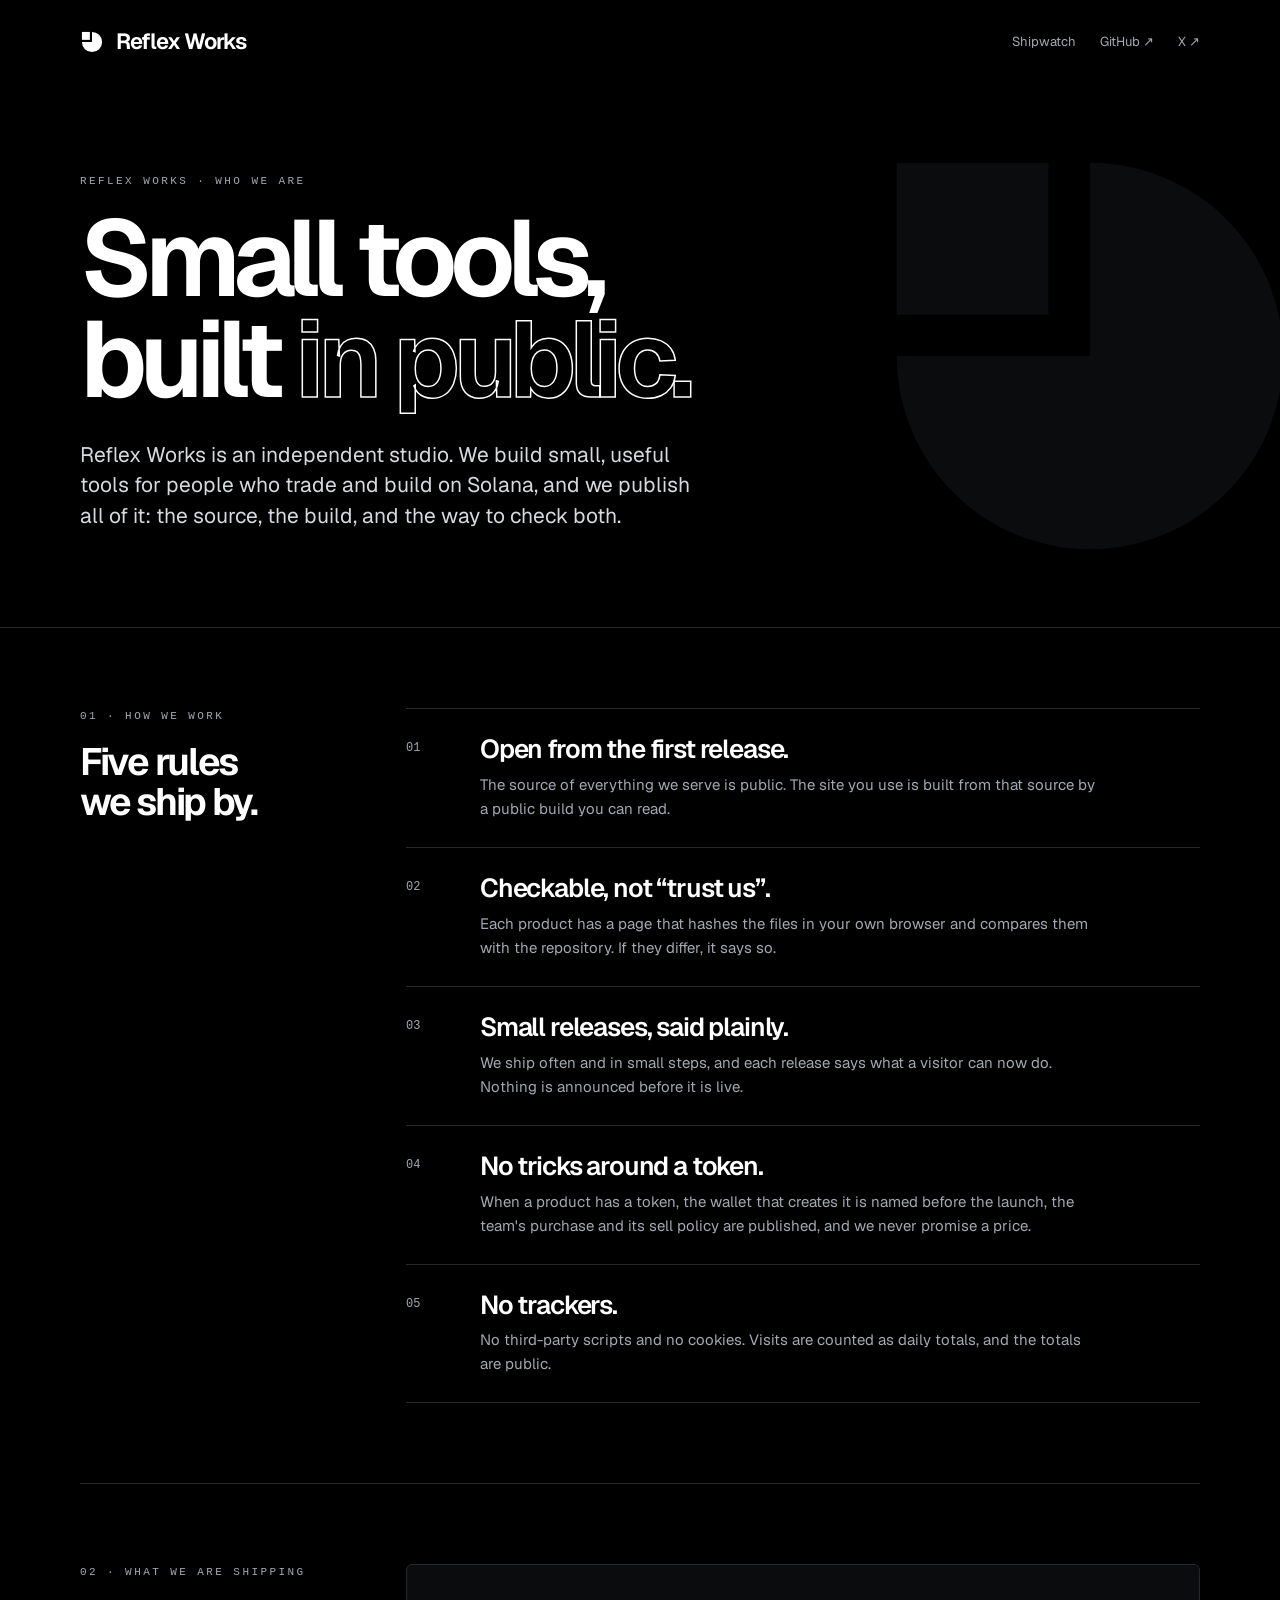
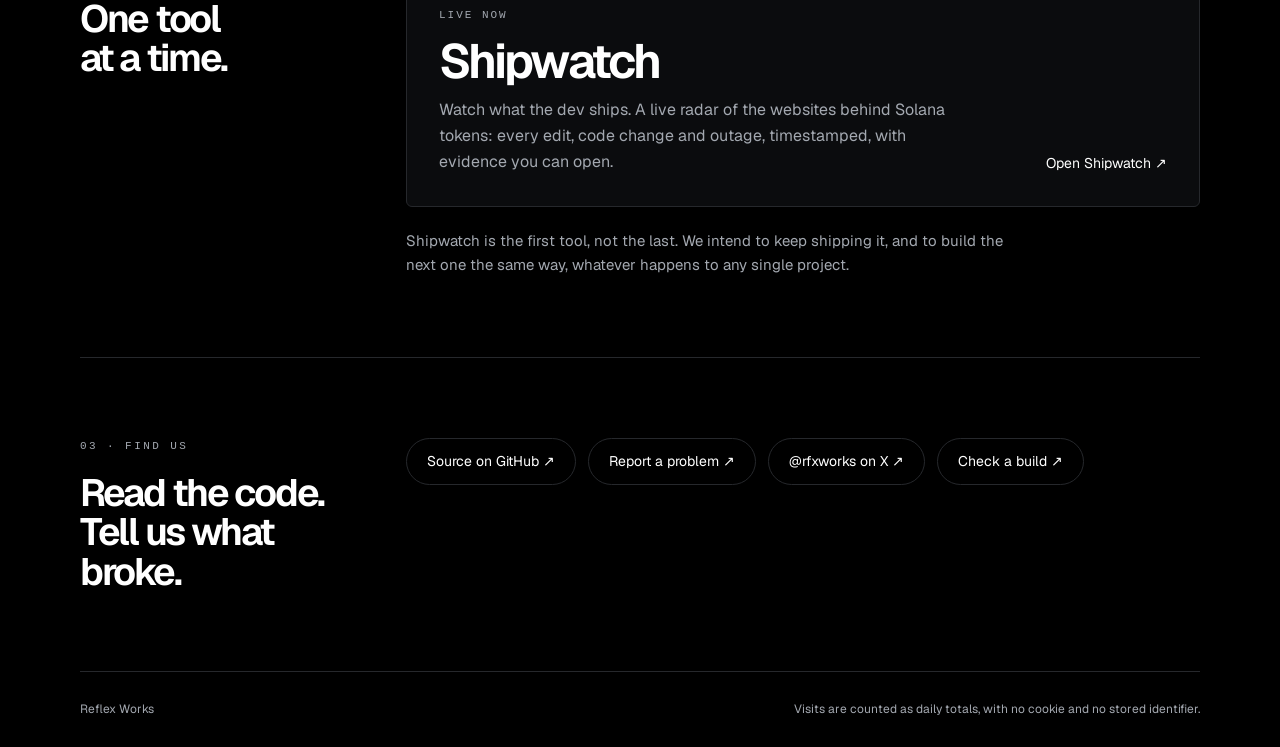
<file: site/about.html>
<!doctype html>
<html lang="en">
<head>
  <meta charset="utf-8">
  <meta name="viewport" content="width=device-width,initial-scale=1">
  <meta name="theme-color" content="#000000">
  <meta name="description" content="Reflex Works is an independent studio that builds small tools in public. Every release is open source and checkable against what is served.">
  <meta property="og:title" content="Reflex Works — Small tools, built in public">
  <meta property="og:description" content="An independent studio. Every release is open source and checkable against what we serve.">
  <meta property="og:url" content="https://shipwatch.bwltd.kr/about.html">
  <title>Reflex Works — Small tools, built in public</title>
  <link rel="icon" href="./favicon.png">
  <link rel="stylesheet" href="./about.css">
  <script type="module" src="./motion.js"></script>
  <script type="module" src="./visit.js"></script>
</head>
<body>
  <div class="progress" aria-hidden="true"></div>
  <header class="header" id="top">
    <div class="wrap header-in">
      <a href="./about.html" class="lockup"><svg viewBox="0 0 100 100" aria-hidden="true"><path d="M50 50 L50 8 A42 42 0 1 1 8 50 Z" fill="currentColor"/><rect x="8" y="8" width="33" height="33" fill="currentColor"/></svg>Reflex Works</a>
      <nav aria-label="Main"><a href="./">Shipwatch</a><a href="https://github.com/rfxworks">GitHub ↗</a><a href="https://x.com/rfxworks">X ↗</a></nav>
    </div>
  </header>
  <main>
    <section class="intro">
      <svg class="intro-mark" viewBox="0 0 100 100" aria-hidden="true"><path d="M50 50 L50 8 A42 42 0 1 1 8 50 Z" fill="currentColor"/><rect x="8" y="8" width="33" height="33" fill="currentColor"/></svg>
      <div class="wrap">
        <p class="eyebrow">Reflex Works · who we are</p>
        <h1>Small tools,<br>built <span>in public.</span></h1>
        <p class="intro-lede">Reflex Works is an independent studio. We build small, useful tools for people who trade and build on Solana, and we publish all of it: the source, the build, and the way to check both.</p>
      </div>
    </section>

    <section class="block wrap">
      <div class="block-label reveal"><p class="eyebrow">01 · How we work</p><h2>Five rules<br>we ship by.</h2></div>
      <div class="block-body reveal">
        <ol class="rules">
          <li><h3>Open from the first release.</h3><p>The source of everything we serve is public. The site you use is built from that source by a public build you can read.</p></li>
          <li><h3>Checkable, not “trust us”.</h3><p>Each product has a page that hashes the files in your own browser and compares them with the repository. If they differ, it says so.</p></li>
          <li><h3>Small releases, said plainly.</h3><p>We ship often and in small steps, and each release says what a visitor can now do. Nothing is announced before it is live.</p></li>
          <li><h3>No tricks around a token.</h3><p>When a product has a token, the wallet that creates it is named before the launch, the team's purchase and its sell policy are published, and we never promise a price.</p></li>
          <li><h3>No trackers.</h3><p>No third-party scripts and no cookies. Visits are counted as daily totals, and the totals are public.</p></li>
        </ol>
      </div>
    </section>

    <section class="block wrap">
      <div class="block-label reveal"><p class="eyebrow">02 · What we are shipping</p><h2>One tool<br>at a time.</h2></div>
      <div class="block-body reveal">
        <a class="work" href="./">
          <div><p class="work-tag">Live now</p><h3>Shipwatch</h3><p>Watch what the dev ships. A live radar of the websites behind Solana tokens: every edit, code change and outage, timestamped, with evidence you can open.</p></div>
          <span class="work-go">Open Shipwatch ↗</span>
        </a>
        <p class="after">Shipwatch is the first tool, not the last. We intend to keep shipping it, and to build the next one the same way, whatever happens to any single project.</p>
      </div>
    </section>

    <section class="block wrap">
      <div class="block-label reveal"><p class="eyebrow">03 · Find us</p><h2>Read the code.<br>Tell us what broke.</h2></div>
      <div class="block-body reveal">
        <p class="contact"><a href="https://github.com/rfxworks/shipwatch">Source on GitHub ↗</a><a href="https://github.com/rfxworks/shipwatch/issues">Report a problem ↗</a><a href="https://x.com/rfxworks">@rfxworks on X ↗</a><a href="./verify.html">Check a build ↗</a></p>
      </div>
    </section>
  </main>
  <footer class="wrap footer"><span>Reflex Works</span><span>Visits are counted as daily totals, with no cookie and no stored identifier.</span></footer>
</body>
</html>
</file>
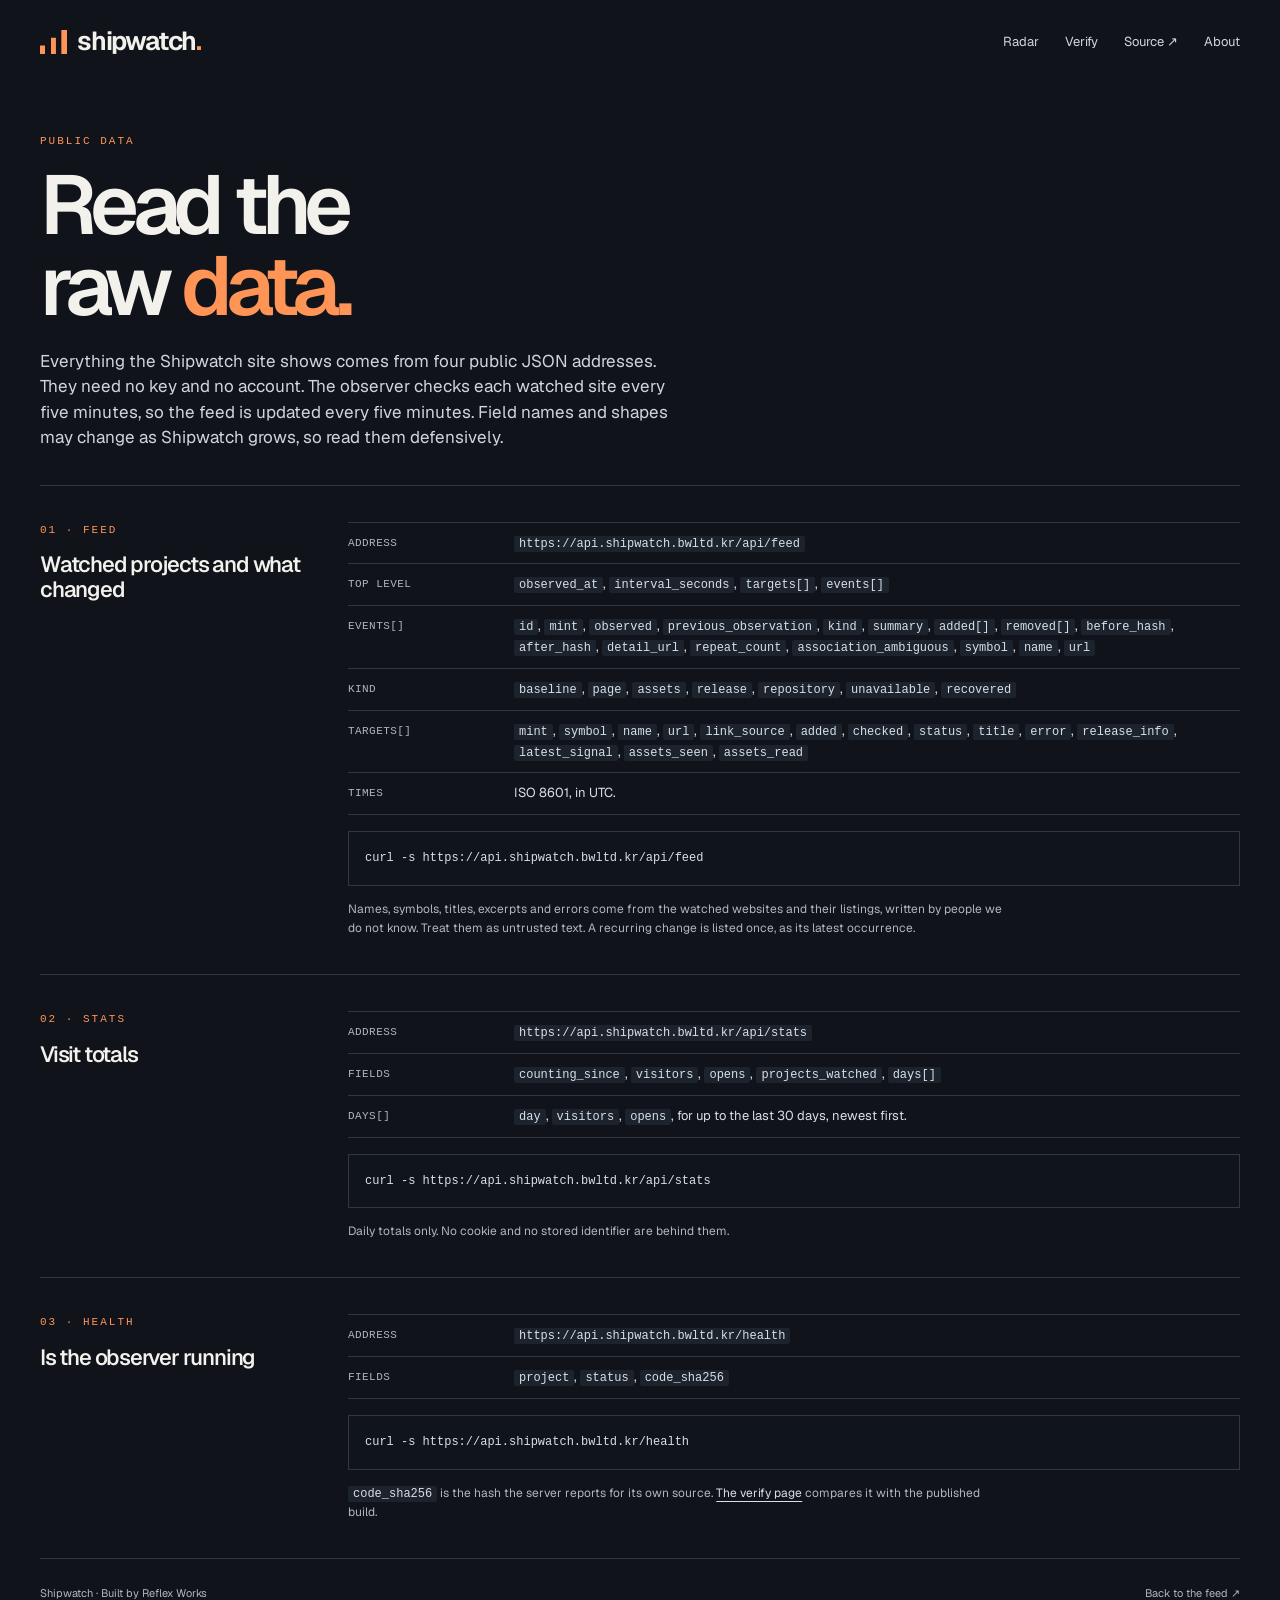
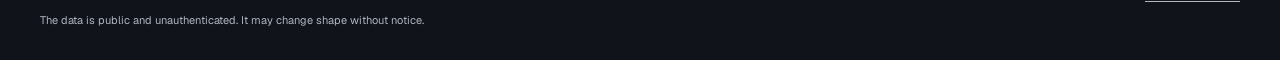
<file: site/api.html>
<!doctype html>
<html lang="en">
<head>
  <meta charset="utf-8">
  <meta name="viewport" content="width=device-width,initial-scale=1">
  <meta name="theme-color" content="#101319">
  <meta name="description" content="The public JSON behind Shipwatch: the change feed, visit totals and observer health. No key needed.">
  <meta property="og:title" content="Shipwatch data API">
  <meta property="og:description" content="The change feed, visit totals and observer health, as public JSON.">
  <meta property="og:url" content="https://shipwatch.bwltd.kr/api.html">
  <meta property="og:image" content="https://shipwatch.bwltd.kr/social.png">
  <meta name="twitter:card" content="summary_large_image">
  <title>Shipwatch data API</title>
  <link rel="icon" href="./favicon.png">
  <link rel="stylesheet" href="./style.css">
  <script type="module" src="./motion.js"></script>
</head>
<body>
  <header class="header" id="top">
    <div class="wrap header-in">
      <a href="./" class="brand"><span class="brand-mark" aria-hidden="true"></span>shipwatch<span class="brand-period">.</span></a>
      <nav aria-label="Main"><a href="./">Radar</a><a href="./verify.html">Verify</a><a href="https://github.com/rfxworks/shipwatch">Source ↗</a><a href="./about.html">About</a></nav>
    </div>
  </header>
  <main class="wrap verify api">
    <section class="verify-hero">
      <p class="eyebrow">PUBLIC DATA</p>
      <h1>Read the<br>raw <span>data.</span></h1>
      <p class="verify-lede">Everything the Shipwatch site shows comes from four public JSON addresses. They need no key and no account. The observer checks each watched site every five minutes, so the feed is updated every five minutes. Field names and shapes may change as Shipwatch grows, so read them defensively.</p>
    </section>

    <section class="verify-block" id="feed" aria-labelledby="feed-heading">
      <div class="verify-label"><p class="eyebrow">01 · FEED</p><h2 id="feed-heading">Watched projects and what changed</h2></div>
      <div class="verify-body">
        <dl class="facts">
          <div><dt>Address</dt><dd><code>https://api.shipwatch.bwltd.kr/api/feed</code></dd></div>
          <div><dt>Top level</dt><dd><code>observed_at</code>, <code>interval_seconds</code>, <code>targets[]</code>, <code>events[]</code></dd></div>
          <div><dt>events[]</dt><dd><code>id</code>, <code>mint</code>, <code>observed</code>, <code>previous_observation</code>, <code>kind</code>, <code>summary</code>, <code>added[]</code>, <code>removed[]</code>, <code>before_hash</code>, <code>after_hash</code>, <code>detail_url</code>, <code>repeat_count</code>, <code>association_ambiguous</code>, <code>symbol</code>, <code>name</code>, <code>url</code></dd></div>
          <div><dt>kind</dt><dd><code>baseline</code>, <code>page</code>, <code>assets</code>, <code>release</code>, <code>repository</code>, <code>unavailable</code>, <code>recovered</code></dd></div>
          <div><dt>targets[]</dt><dd><code>mint</code>, <code>symbol</code>, <code>name</code>, <code>url</code>, <code>link_source</code>, <code>added</code>, <code>checked</code>, <code>status</code>, <code>title</code>, <code>error</code>, <code>release_info</code>, <code>latest_signal</code>, <code>assets_seen</code>, <code>assets_read</code></dd></div>
          <div><dt>Times</dt><dd>ISO 8601, in UTC.</dd></div>
        </dl>
        <pre class="commands" tabindex="0">curl -s https://api.shipwatch.bwltd.kr/api/feed</pre>
        <p class="verify-note">Names, symbols, titles, excerpts and errors come from the watched websites and their listings, written by people we do not know. Treat them as untrusted text. A recurring change is listed once, as its latest occurrence.</p>
      </div>
    </section>

    <section class="verify-block" id="stats" aria-labelledby="stats-heading">
      <div class="verify-label"><p class="eyebrow">02 · STATS</p><h2 id="stats-heading">Visit totals</h2></div>
      <div class="verify-body">
        <dl class="facts">
          <div><dt>Address</dt><dd><code>https://api.shipwatch.bwltd.kr/api/stats</code></dd></div>
          <div><dt>Fields</dt><dd><code>counting_since</code>, <code>visitors</code>, <code>opens</code>, <code>projects_watched</code>, <code>days[]</code></dd></div>
          <div><dt>days[]</dt><dd><code>day</code>, <code>visitors</code>, <code>opens</code>, for up to the last 30 days, newest first.</dd></div>
        </dl>
        <pre class="commands" tabindex="0">curl -s https://api.shipwatch.bwltd.kr/api/stats</pre>
        <p class="verify-note">Daily totals only. No cookie and no stored identifier are behind them.</p>
      </div>
    </section>

    <section class="verify-block" id="health" aria-labelledby="health-heading">
      <div class="verify-label"><p class="eyebrow">03 · HEALTH</p><h2 id="health-heading">Is the observer running</h2></div>
      <div class="verify-body">
        <dl class="facts">
          <div><dt>Address</dt><dd><code>https://api.shipwatch.bwltd.kr/health</code></dd></div>
          <div><dt>Fields</dt><dd><code>project</code>, <code>status</code>, <code>code_sha256</code></dd></div>
        </dl>
        <pre class="commands" tabindex="0">curl -s https://api.shipwatch.bwltd.kr/health</pre>
        <p class="verify-note"><code>code_sha256</code> is the hash the server reports for its own source. <a href="./verify.html">The verify page</a> compares it with the published build.</p>
      </div>
    </section>

  </main>
  <footer class="wrap footer"><span>Shipwatch · Built by Reflex Works</span><a href="./">Back to the feed ↗</a><span>The data is public and unauthenticated. It may change shape without notice.</span></footer>
</body>
</html>
</file>
<file: site/about.css>
/* Reflex Works: the studio's own look. Black and white, one mark, no accent
   colour. Products the studio builds keep their own themes. */
@font-face{font-family:Geist;src:url('./geist.woff2') format('woff2');font-weight:400 700;font-display:swap}
:root{color-scheme:dark;--bg:#000;--ink:#fff;--soft:#a3a8b0;--line:#26282c;--panel:#0b0c0e;--mono:'Courier New',monospace}
*{box-sizing:border-box}
html{scroll-behavior:smooth}
body{margin:0;background:var(--bg);color:var(--ink);font:16px/1.6 Geist,Arial,sans-serif}
h1,h2,h3,p{margin:0}
a{color:inherit;text-underline-offset:4px}
:focus-visible{outline:2px solid var(--ink);outline-offset:4px}
.wrap{width:min(1120px,calc(100% - 80px));margin-inline:auto}
.progress{position:fixed;inset:0 0 auto 0;height:2px;background:var(--ink);transform-origin:0 50%;transform:scaleX(0);z-index:30;pointer-events:none}
@supports (animation-timeline:scroll()){.progress{animation:progress linear both;animation-timeline:scroll(root)}}
@keyframes progress{to{transform:scaleX(1)}}
.header{position:sticky;top:0;z-index:20;border-bottom:1px solid transparent;transition:background-color .25s,border-color .25s}
.header-in{height:84px;display:flex;align-items:center;justify-content:space-between;gap:16px;transition:height .25s}
.header.scrolled{background:rgba(0,0,0,.82);-webkit-backdrop-filter:blur(14px);backdrop-filter:blur(14px);border-bottom-color:var(--line)}
.header.scrolled .header-in{height:60px}
.lockup{display:flex;align-items:center;gap:12px;text-decoration:none;font-size:22px;font-weight:650;letter-spacing:-.045em;white-space:nowrap}
.lockup svg{width:24px;height:24px;flex-shrink:0}
nav{display:flex;gap:24px;font-size:13px;color:var(--soft)}
nav a{text-decoration:none}
nav a:hover{color:var(--ink)}
.eyebrow{font:11px/1.5 var(--mono);letter-spacing:.22em;text-transform:uppercase;color:var(--soft);margin-bottom:18px}
.intro{padding-block:88px 96px;border-bottom:1px solid var(--line);position:relative;overflow:hidden}
.intro h1{font-size:clamp(52px,8.4vw,124px);line-height:.94;letter-spacing:-.07em;font-weight:650}
.intro h1 span{color:var(--bg);-webkit-text-stroke:1.5px var(--ink)}
.intro-lede{margin-top:30px;max-width:620px;font-size:clamp(17px,1.7vw,21px);line-height:1.45;color:#d6d9de}
.intro-mark{position:absolute;right:-40px;top:50%;width:min(44vw,460px);transform:translateY(-50%);color:var(--panel);pointer-events:none}
.intro>*:not(.intro-mark){position:relative}
.block{display:grid;grid-template-columns:270px minmax(0,1fr);gap:56px;padding-block:80px;border-bottom:1px solid var(--line)}
.block-label{position:sticky;top:92px;align-self:start;min-width:0}
.block-label h2{font-size:clamp(28px,3vw,38px);letter-spacing:-.06em;line-height:1.04;font-weight:650}
.block-body{min-width:0}
.rules{list-style:none;margin:0;padding:0;counter-reset:rule;border-top:1px solid var(--line)}
.rules li{counter-increment:rule;display:grid;grid-template-columns:54px minmax(0,1fr);gap:8px 20px;padding:26px 0;border-bottom:1px solid var(--line)}
.rules li::before{content:"0" counter(rule);font:12px/2.3 var(--mono);color:var(--soft)}
.rules h3{font-size:clamp(20px,2.2vw,26px);letter-spacing:-.045em;font-weight:600;line-height:1.15}
.rules p{grid-column:2;color:var(--soft);font-size:15px;max-width:620px}
.work{display:grid;grid-template-columns:minmax(0,1fr) auto;gap:20px 40px;align-items:end;border:1px solid var(--line);border-radius:6px;background:var(--panel);padding:32px;text-decoration:none;transition:border-color .2s,transform .2s}
.work:hover{border-color:#5a5d63;transform:translateY(-2px)}
.work h3{font-size:clamp(30px,4vw,48px);letter-spacing:-.06em;font-weight:650;line-height:1}
.work p{margin-top:12px;color:var(--soft);max-width:520px}
.work-tag{font:11px var(--mono);letter-spacing:.18em;text-transform:uppercase;color:var(--soft);margin-bottom:16px}
.work-go{font-size:14px;white-space:nowrap}
.after{margin-top:22px;color:var(--soft);font-size:15px;max-width:620px}
.contact{display:flex;flex-wrap:wrap;gap:12px}
.contact a{display:inline-flex;align-items:center;border:1px solid var(--line);border-radius:999px;padding:11px 20px;font-size:14px;text-decoration:none;transition:background-color .2s,color .2s,border-color .2s}
.contact a:hover{background:var(--ink);color:var(--bg);border-color:var(--ink)}
.footer{display:flex;flex-wrap:wrap;justify-content:space-between;gap:12px;padding-block:28px;font-size:12px;color:var(--soft)}
.js .reveal{opacity:0;transform:translateY(22px);transition:opacity .7s cubic-bezier(.2,.7,.2,1),transform .7s cubic-bezier(.2,.7,.2,1)}
.js .reveal.in{opacity:1;transform:none}
@media(max-width:950px){.block{grid-template-columns:minmax(0,1fr);gap:24px;padding-block:52px}.block-label{position:static}.work{grid-template-columns:minmax(0,1fr)}}
@media(max-width:680px){.wrap{width:calc(100% - 32px)}.header-in{height:62px}.header.scrolled .header-in{height:54px}.lockup{font-size:19px}nav{gap:14px;font-size:12px}.intro{padding-block:52px 60px}.intro-mark{display:none}.rules li{grid-template-columns:34px minmax(0,1fr)}.work{padding:22px}}
@media(prefers-reduced-motion:reduce){html{scroll-behavior:auto}.js .reveal{opacity:1;transform:none;transition:none}.progress{display:none}.work:hover{transform:none}}
</file>
<file: site/style.css>
@font-face{font-family:Geist;src:url('./geist.woff2') format('woff2');font-weight:400 700;font-display:swap}
:root{color-scheme:dark;--bg:#101319;--panel:#171c23;--line:#303741;--soft:#aeb6c1;--ink:#f2f1ec;--orange:#ff9457;--green:#b5e97b;--red:#ff8a85;--mono:'Courier New',monospace}
*{box-sizing:border-box}
html{scroll-behavior:smooth}
body{margin:0;background:var(--bg);color:var(--ink);font:15px/1.6 Geist,Arial,sans-serif}
button,input{font:inherit}
button,a,input{touch-action:manipulation}
a{color:inherit;text-underline-offset:4px}
button{cursor:pointer}
:focus-visible{outline:2px solid var(--orange);outline-offset:4px}
[hidden]{display:none!important}
.wrap{width:min(1200px,calc(100% - 80px));margin-inline:auto}
.header{height:84px;display:flex;align-items:center;justify-content:space-between;border-bottom:1px solid var(--line)}
.brand{display:flex;align-items:center;text-decoration:none;font-size:26px;font-weight:650;letter-spacing:-1.2px}
.brand-period{color:var(--orange)}
.brand-mark{height:24px;width:27px;margin-right:10px;background:linear-gradient(90deg,var(--orange) 0 19%,transparent 19% 39%,var(--orange) 39% 59%,transparent 59% 79%,var(--orange) 79%);clip-path:polygon(0 65%,19% 65%,19% 100%,39% 100%,39% 32%,59% 32%,59% 100%,79% 100%,79% 0,100% 0,100% 100%,0 100%)}
nav{display:flex;gap:26px;color:#d0d5dd;font-size:13px}
nav a{text-decoration:none}
nav a:hover{text-decoration:underline}
.hero{display:grid;grid-template-columns:1.1fr 1fr;gap:50px;align-items:center;padding-block:40px 30px}
.eyebrow{font:11px/1.5 var(--mono);letter-spacing:2px;color:var(--orange);margin:0 0 14px}
h1,h2,h3,p{margin:0}
h1{font-size:clamp(55px,6.5vw,94px);letter-spacing:-.075em;line-height:.98;font-weight:600}
h1 span{color:var(--orange)}
.hero-copy{min-width:0}
.hero-lede{margin-top:22px;max-width:520px;color:#d0d5dd;font-size:17px;line-height:1.5}
.hero-maker{margin-top:14px;font-size:13px;color:var(--soft)}
.radar{position:relative;justify-self:end;width:min(100%,430px);min-width:0}
.radar::before{content:"";position:absolute;inset:0;background:radial-gradient(closest-side,rgba(255,148,87,.20),transparent 100%);pointer-events:none}
.radar canvas{position:relative;display:block;width:100%;aspect-ratio:1;touch-action:manipulation}
.radar-readout{position:relative;margin-top:8px;min-height:3.2em;font:11px/1.6 var(--mono);color:var(--soft);text-align:center;overflow-wrap:anywhere}
.watch-form{background:var(--panel);padding:22px;border:1px solid #4b4741;border-top:2px solid var(--orange)}
.watch-form>label{display:block;font-size:13px;margin-bottom:8px;font-weight:600}
.watch-input{display:flex;border:1px solid #4e5863;border-radius:3px;overflow:hidden}
.watch-input:focus-within{outline:2px solid var(--orange);outline-offset:2px}
.watch-input input{width:100%;min-width:0;border:0;outline:0;padding:14px;background:#10151b;color:var(--ink);font:14px var(--mono)}
.watch-input input::placeholder{color:#a0a8b3}
.watch-input button{white-space:nowrap;background:var(--orange);color:#20160f;font-size:14px;font-weight:650;border:0;padding:12px 24px}
.watch-input button:hover{background:#ffab7b}
button:disabled{cursor:default;opacity:.65}
.form-foot{display:flex;justify-content:space-between;gap:16px;margin-top:10px;font-size:11px;color:var(--soft)}
#form-status{color:var(--orange);text-align:right;max-width:55%}
#form-status.error{color:var(--red)}
.workspace{display:grid;grid-template-columns:minmax(0,1fr) 315px;gap:32px;margin-top:38px}
.section-top{display:flex;align-items:center;justify-content:space-between;gap:16px;padding-bottom:16px}
h2{font-size:24px;letter-spacing:-.055em;line-height:1.12;font-weight:550}
.connection{display:flex;align-items:center;gap:7px;color:var(--soft);font:10px var(--mono);text-align:right}
#connection-dot{width:6px;height:6px;border-radius:100%;background:#7f8791;flex-shrink:0}
#connection-dot.online{background:var(--green)}
.filters{display:flex;gap:5px;border-bottom:1px solid var(--line);padding-bottom:12px;overflow:auto}
.filters button{border:1px solid transparent;background:none;color:var(--soft);padding:5px 10px;border-radius:3px;font-size:12px;white-space:nowrap}
.filters button[aria-pressed=true]{color:var(--ink);background:#232a33;border-color:#3c4551}
.filter-count{margin-left:6px;font:10px var(--mono);color:var(--soft)}
.filter-count:empty{display:none}
.events{list-style:none;padding:0;margin:0}
.event{border-bottom:1px solid var(--line);padding:20px 0}
.event:target{outline:1px solid var(--orange);outline-offset:7px}
.event-top{display:flex;align-items:center;justify-content:space-between;gap:12px;font:11px var(--mono);color:var(--soft)}
.event-kind{color:var(--orange);display:flex;align-items:center;gap:7px}
.event-kind::before{content:"";display:inline-block;width:6px;height:6px;background:currentColor}
.event-repeat{color:var(--soft);border-left:1px solid var(--line);padding-left:7px;font-size:9px;letter-spacing:.04em}
.event-association{color:#ffd08f;border-left:1px solid var(--line);padding-left:7px;font-size:9px;letter-spacing:.04em}
.event-new{color:var(--bg);background:var(--orange);padding:0 5px;font-size:9px;font-weight:700;letter-spacing:.04em}
.event[data-kind=baseline] .event-kind{color:#a8b2be}
.event[data-kind=recovered] .event-kind{color:var(--green)}
.event[data-kind=unavailable] .event-kind{color:var(--red)}
.event h3{font-size:20px;font-weight:550;letter-spacing:-.045em;margin-top:8px;overflow-wrap:anywhere}
.event h3 strong{color:var(--orange);font-size:13px;font-family:var(--mono);font-weight:400;margin-right:8px}
.event-summary{font-size:14px;color:#d1d6dd;margin-top:4px}
.event details{margin-top:13px;font-size:12px}
.event summary{cursor:pointer;color:#d5dce4;list-style:none}
.event summary::after{content:" +";color:var(--orange)}
.event details[open] summary::after{content:" −"}
.evidence{margin-top:10px;background:#191f27;border:1px solid var(--line);padding:14px;color:var(--soft)}
.evidence p+p{margin-top:6px}
.evidence-id{font:10px var(--mono);letter-spacing:.08em;color:var(--orange)}
.recurring-note{border-left:2px solid var(--orange);padding-left:9px;color:#d6dbe2}
.association-note{border-left:2px solid #ffd08f;padding-left:9px;color:#f0d7b4}
.evidence .added{color:var(--green)}
.evidence .removed{color:var(--red)}
.evidence p{overflow-wrap:anywhere}
.evidence a{color:#d9dfe6}
.hash{font-family:var(--mono);font-size:10px}
.event-links{display:flex;flex-wrap:wrap;gap:14px;margin-top:12px;color:#bdc5d0;font-size:11px}
.event-links button{padding:0;border:0;background:none;color:inherit;text-decoration:underline;font-size:inherit}
.empty{font-size:14px;color:var(--soft);padding:27px 0;min-height:70px}
.refresh{width:100%;display:flex;justify-content:space-between;border:1px solid var(--line);background:transparent;color:#d3d9e0;border-radius:3px;padding:10px 13px;margin-top:17px;font-size:12px}
.refresh:hover{background:#1c232c}
.watchlist{min-width:0;border-left:1px solid var(--line);padding-left:25px;scroll-margin-top:20px}
#watch-count{font:11px var(--mono);color:var(--soft)}
.watchlist-note{font-size:12px;color:var(--soft);margin-bottom:14px}
#targets{list-style:none;padding:0;margin:0}
.watch-search{display:block;width:100%;min-width:0;margin-bottom:12px;padding:7px 9px;background:#10151b;border:1px solid #4e5863;border-radius:3px;color:var(--ink);font:12px var(--mono)}
.watch-search::placeholder{color:#a0a8b3}
.target{border-top:1px solid var(--line);padding-block:15px;overflow-wrap:anywhere}
.target-heading{display:flex;justify-content:space-between;align-items:start;gap:10px}
.target h3{font-size:14px;font-weight:550}
.target-status{color:var(--green);font:10px var(--mono);padding-top:4px}
.target-status.unavailable{color:var(--red)}
.target-status.pending{color:#c4ced9}
.target-site{display:inline-block;font-size:12px;color:var(--soft);margin-top:5px;max-width:100%;overflow:hidden;text-overflow:ellipsis;white-space:nowrap}
.target-links{display:flex;flex-wrap:wrap;gap:4px 12px;margin-top:4px;font-size:11px;color:#bdc5d0;min-width:0;overflow-wrap:anywhere}
.target-check{font:10px var(--mono);color:var(--soft);margin-top:7px}
.target-signal{display:block;margin-top:9px;color:var(--orange);font:10px var(--mono)}
.target-unchanged{margin-top:9px;font:10px var(--mono);color:var(--soft);min-width:0;overflow-wrap:anywhere}
.target-reason{font-size:12px;color:var(--ink);margin-top:8px;min-width:0;overflow-wrap:anywhere}
.target-error{font-size:11px;color:#e4a29d;margin-top:6px}
.target:target{outline:1px solid var(--orange);outline-offset:7px}
.target-only{display:block;margin-top:9px;padding:0;border:0;background:none;color:#bdc5d0;font-size:11px;text-decoration:underline;text-align:left}
.target-only[aria-pressed=true]{color:var(--orange)}
.project-filter{display:flex;justify-content:space-between;align-items:center;gap:12px;padding:10px 12px;margin-top:12px;background:#191f27;border:1px solid var(--line);border-left:2px solid var(--orange);font-size:13px;overflow-wrap:anywhere}
.project-filter button{flex-shrink:0;padding:0;border:0;background:none;color:#d5dce4;font-size:12px;text-decoration:underline}
.coverage{display:grid;grid-template-columns:1fr 1.2fr;gap:70px;padding:45px 0;border-block:1px solid var(--line);margin-top:52px}
.coverage h2{font-size:35px;letter-spacing:-.06em}
.coverage>div>p:not(.eyebrow){color:var(--soft);font-size:13px}
.coverage>div>p+p{margin-top:12px}
.footer{display:flex;flex-wrap:wrap;justify-content:space-between;align-items:baseline;gap:10px 40px;padding-block:26px 30px;font-size:11px;color:var(--soft)}
.footer>span:last-child{width:100%}
.footer-note{flex:1 1 340px;max-width:540px}
.footer-links{display:flex;flex-wrap:wrap;gap:8px 24px}
@media(max-width:950px){.workspace{grid-template-columns:minmax(0,1fr) 260px;gap:24px}.hero{gap:25px}.watchlist{padding-left:20px}}
@media(max-width:680px){
 .wrap{width:calc(100% - 32px)}.header{height:65px}.brand{font-size:22px}.brand-mark{width:22px;height:21px}nav{gap:13px;font-size:11px}
 .hero{grid-template-columns:1fr;gap:18px;padding-block:30px 22px}h1{font-size:66px}.hero-lede{font-size:15px;margin-top:16px}.radar{justify-self:center;width:min(100%,340px)}
 .watch-form{padding:14px}.watch-input input{font-size:12px;padding:12px 9px}.watch-input button{padding:12px;font-size:12px}.form-foot{flex-direction:column;gap:5px}.form-foot>span:last-child{max-width:100%;text-align:left}.workspace{grid-template-columns:minmax(0,1fr);gap:30px;margin-top:29px}.feed{min-width:0}
 .watchlist{border-left:0;border-top:1px solid var(--line);padding:23px 0 0}.coverage{grid-template-columns:1fr;gap:24px;padding-block:31px;margin-top:35px}.coverage h2{font-size:32px}.event h3{font-size:19px}.connection{font-size:9px}
}
@media(max-width:360px){h1{font-size:59px}.filters button{padding-inline:7px}nav{gap:9px}}
@media(prefers-reduced-motion:reduce){html{scroll-behavior:auto}}
.verify-hero{padding-block:48px 34px;border-bottom:1px solid var(--line)}
.verify-lede{max-width:640px;margin-top:22px;color:#d0d5dd;font-size:17px;line-height:1.5}
.verify-block{display:grid;grid-template-columns:260px minmax(0,1fr);gap:48px;padding-block:36px;border-bottom:1px solid var(--line)}
.verify-label h2{font-size:22px}
.verify-body{min-width:0}
.verify-note{margin-top:14px;font-size:12px;color:var(--soft);max-width:660px}
.verify-note a{color:#d9dfe6}
code{font:12px var(--mono);color:#d9dfe6;background:#1c232c;padding:1px 5px;border-radius:2px}
.token-card{background:var(--panel);border:1px solid #4b4741;border-top:2px solid var(--orange);padding:22px;font-size:14px;color:#d1d6dd}
.token-card p+p{margin-top:8px}
.token-tag{font:11px var(--mono);letter-spacing:2px;color:var(--orange)}
.token-card[data-state=live]{border-top-color:var(--green)}
.token-card[data-state=live] .token-tag{color:var(--green)}
.token-headline{font-size:24px;letter-spacing:-.045em;color:var(--ink);font-weight:550;line-height:1.2}
.token-mint{font:15px var(--mono);color:var(--ink);overflow-wrap:anywhere;background:#10151b;border:1px solid #4e5863;border-radius:3px;padding:12px}
.token-links{display:flex;flex-wrap:wrap;gap:16px;font-size:12px;align-items:center}
.token-links button{background:var(--orange);color:#20160f;border:0;border-radius:3px;padding:8px 14px;font-size:12px;font-weight:650}
.token-card .facts{margin-block:14px}
.token-strip{margin-top:26px;scroll-margin-top:20px}
.token-strip .token-card{display:grid;grid-template-columns:minmax(0,.8fr) minmax(0,1.3fr);gap:32px;align-items:start}
.token-strip .token-card[data-state=loading],.token-strip .token-card[data-state=unknown]{display:block}
.token-strip .token-headline{margin-top:10px;font-size:28px}
.token-when{font:11px var(--mono);color:var(--soft)}
.token-mint a{text-decoration:none}
.token-mint a:hover{text-decoration:underline}
.token-detail p+p{margin-top:10px}
@media(max-width:820px){.token-strip .token-card{grid-template-columns:1fr;gap:16px}.token-strip .token-headline{font-size:24px}.token-strip .token-mint{font-size:13px;padding:10px}}
.facts{margin:0;border-top:1px solid var(--line)}
.facts>div{display:grid;grid-template-columns:150px minmax(0,1fr);gap:16px;padding:10px 0;border-bottom:1px solid var(--line);font-size:13px}
.facts dt{color:var(--soft);font:11px/1.9 var(--mono);letter-spacing:.04em;text-transform:uppercase}
.facts dd{margin:0;overflow-wrap:anywhere;color:#d9dfe6}
.facts .hash{font-size:11px}
.verify-result{font-size:15px;padding:12px 14px;border:1px solid var(--line);border-left:3px solid #7f8791;background:#171c23;color:#d1d6dd;margin-bottom:16px}
.verify-result.ok{border-left-color:var(--green);color:var(--ink)}
.verify-result.warn{border-left-color:#ffd08f}
.verify-result.bad{border-left-color:var(--red);color:var(--ink)}
.hash-table{width:100%;border-collapse:collapse;font-size:12px}
.hash-table th{text-align:left;font:10px var(--mono);letter-spacing:.08em;text-transform:uppercase;color:var(--soft);font-weight:400;padding:0 12px 8px 0;border-bottom:1px solid var(--line)}
.hash-table td{padding:8px 12px 8px 0;border-bottom:1px solid var(--line);vertical-align:top;overflow-wrap:anywhere}
.hash-table td:last-child{white-space:nowrap;font:11px var(--mono)}
.hash-table .ok{color:var(--green)}
.hash-table .bad{color:var(--red)}
.hash-table .pending{color:var(--soft)}
.commands{margin:0;background:#10151b;border:1px solid var(--line);padding:16px;overflow-x:auto;font:12px/1.7 var(--mono);color:#d9dfe6;white-space:pre}
.api .facts+.commands{margin-top:16px}
@media(max-width:820px){.verify-block{grid-template-columns:1fr;gap:16px;padding-block:28px}.verify-lede{font-size:15px}.facts>div{grid-template-columns:1fr;gap:2px}.hash-table td:nth-child(2),.hash-table th:nth-child(2){display:none}}

/* ---- The page as a sequence of blocks ------------------------------------
   Each section is one idea: a label that stays in view on the left while its
   content scrolls on the right. Lists open short and grow on request. Motion
   is added by motion.js and switched off for reduced-motion visitors. */
.progress{position:fixed;inset:0 0 auto 0;height:2px;background:var(--orange);transform-origin:0 50%;transform:scaleX(0);z-index:30;pointer-events:none}
@supports (animation-timeline:scroll()){.progress{animation:progress linear both;animation-timeline:scroll(root)}}
@keyframes progress{to{transform:scaleX(1)}}
.header{position:sticky;top:0;z-index:20;height:auto;display:block;border-bottom:1px solid transparent;transition:background-color .25s,border-color .25s}
.header-in{height:84px;display:flex;align-items:center;justify-content:space-between;gap:16px;transition:height .25s}
.header.scrolled{background:rgba(16,19,25,.84);-webkit-backdrop-filter:blur(14px);backdrop-filter:blur(14px);border-bottom-color:var(--line)}
.header.scrolled .header-in{height:60px}
nav a[aria-current=true]{color:var(--orange)}
main>section,#watchlist{scroll-margin-top:76px}
.js .reveal{opacity:0;transform:translateY(22px);transition:opacity .7s cubic-bezier(.2,.7,.2,1),transform .7s cubic-bezier(.2,.7,.2,1)}
.js .reveal.in{opacity:1;transform:none}
.js .block-body.reveal,.js .cards.reveal{transition-delay:.08s}
.band{border-block:1px solid var(--line);background:linear-gradient(180deg,rgba(255,148,87,.06),transparent)}
.stats{display:grid;grid-template-columns:repeat(4,minmax(0,1fr));margin-block:0;padding-block:30px}
.stats>div{padding-inline:26px;border-left:1px solid var(--line);min-width:0}
.stats>div:first-child{padding-left:0;border-left:0}
.stats dd{margin:0;font-size:clamp(34px,4.4vw,58px);font-weight:600;letter-spacing:-.06em;line-height:1;font-variant-numeric:tabular-nums}
.stats dt{margin-top:10px;font:11px/1.5 var(--mono);letter-spacing:.06em;text-transform:uppercase;color:var(--soft)}
.block{display:grid;grid-template-columns:270px minmax(0,1fr);gap:56px;padding-block:72px;border-bottom:1px solid var(--line)}
.block-label{position:sticky;top:92px;align-self:start;min-width:0}
.block-label h2{font-size:clamp(28px,3vw,38px);letter-spacing:-.06em;line-height:1.04;font-weight:600}
.block-lede{margin-top:14px;font-size:14px;color:var(--soft);max-width:300px}
.block-count{margin-top:16px;font:11px var(--mono);color:var(--soft)}
.block-label .connection{margin-top:16px;justify-content:flex-start;text-align:left}
.block-body{min-width:0}
.token-strip{margin-top:0}
.steps{list-style:none;display:grid;grid-template-columns:repeat(3,minmax(0,1fr));gap:14px;margin:16px 0 0;padding:0;counter-reset:step}
.steps li{counter-increment:step;min-width:0;padding:16px;border:1px solid var(--line);border-radius:4px;background:rgba(23,28,35,.6);font-size:13px;color:var(--soft)}
.steps li::before{content:"0" counter(step);display:block;font:11px var(--mono);color:var(--orange);margin-bottom:10px}
.steps b{display:block;color:var(--ink);font-size:16px;font-weight:600;letter-spacing:-.03em;margin-bottom:2px}
.filters{border-bottom:0;padding-bottom:0}
.events{display:grid;grid-template-columns:repeat(2,minmax(0,1fr));gap:14px;margin-top:16px}
.event{min-width:0;border:1px solid var(--line);border-radius:4px;background:var(--panel);padding:18px;transition:border-color .2s,transform .2s}
.event:hover{border-color:#4b5563;transform:translateY(-2px)}
.event:has(details[open]){grid-column:1/-1}
.event:target{outline:1px solid var(--orange);outline-offset:3px}
.event-top,.event-kind{flex-wrap:wrap}
.event h3{font-size:18px}
.event-links{gap:6px 12px}
.more-row{display:flex;gap:12px;margin-top:16px}
.more{flex:1;min-width:0;border:1px solid var(--orange);border-radius:3px;background:rgba(255,148,87,.08);color:var(--ink);padding:11px 14px;font-size:13px;font-weight:600}
.more:hover{background:rgba(255,148,87,.16)}
.refresh{width:auto;flex:0 0 auto;margin-top:0;gap:10px}
.watchlist{border:0;padding:0}
.watch-search{max-width:340px;margin-bottom:16px;padding:10px 12px;font-size:13px}
.watchlist-sort{flex-wrap:wrap;min-width:0;overflow:visible;margin-bottom:12px}
#targets{display:grid;grid-template-columns:repeat(auto-fill,minmax(232px,1fr));gap:14px}
#more-targets{display:block;width:100%;margin-top:16px}
.target{display:flex;flex-direction:column;min-width:0;border:1px solid var(--line);border-radius:4px;background:var(--panel);padding:16px;overflow-wrap:normal;transition:border-color .2s,transform .2s}
.target:hover{border-color:#4b5563;transform:translateY(-2px)}
.target:target{outline-offset:3px}
/* A name of any length is cut cleanly on one line; the full name is kept as its tooltip. */
.target-heading{display:grid;grid-template-columns:minmax(0,1fr) auto;gap:10px;align-items:start}
.target h3{min-width:0;font-size:15px;line-height:1.25}
.target-symbol{display:block;font:12px var(--mono);font-weight:400;color:var(--orange);white-space:nowrap;overflow:hidden;text-overflow:ellipsis}
.target-name{display:block;margin-top:3px;white-space:nowrap;overflow:hidden;text-overflow:ellipsis}
.target-status{padding-top:1px;white-space:nowrap}
.target-site{display:block;margin-top:8px}
.target-signal,.target-unchanged{margin-top:12px;line-height:1.5}
.target-check{margin-top:6px;line-height:1.5}
.target-error{overflow-wrap:anywhere}
.target-links{margin-top:auto;padding-top:12px}
.target-only{margin-top:8px}
.cards{display:grid;grid-template-columns:repeat(3,minmax(0,1fr));gap:14px}
.cards article{min-width:0;border:1px solid var(--line);border-radius:4px;background:rgba(23,28,35,.6);padding:20px}
.cards h3{font-size:16px;font-weight:600;letter-spacing:-.03em;margin-bottom:8px}
.cards p{font-size:13px;color:var(--soft)}
.maker{display:flex;flex-wrap:wrap;align-items:center;gap:14px 22px;padding-block:44px;border-bottom:1px solid var(--line)}
.maker-mark{width:34px;height:34px;flex-shrink:0;color:var(--ink)}
.maker-line{font-size:20px;font-weight:550;letter-spacing:-.04em}
.maker-links{display:flex;flex-wrap:wrap;gap:8px 20px;margin-left:auto;font-size:13px;color:#d0d5dd}
@media(max-width:950px){
 .block{grid-template-columns:minmax(0,1fr);gap:22px;padding-block:44px}.block-label{position:static}.block-lede{max-width:none}
 .stats{grid-template-columns:repeat(2,minmax(0,1fr));gap:24px 0}.stats>div:nth-child(odd){padding-left:0;border-left:0}
 .cards{grid-template-columns:minmax(0,1fr)}
}
@media(max-width:680px){
 .header-in{height:62px}.header.scrolled .header-in{height:54px}nav a[data-spy=changes],nav a[data-spy=token]{display:none}
 .events{grid-template-columns:minmax(0,1fr)}.steps{grid-template-columns:minmax(0,1fr)}.stats>div{padding-inline:16px}
 .more-row{flex-direction:column}.refresh{justify-content:center}.maker-links{margin-left:0}
}
@media(prefers-reduced-motion:reduce){.js .reveal{opacity:1;transform:none;transition:none}.progress{display:none}.event:hover,.target:hover{transform:none}}
</file>
